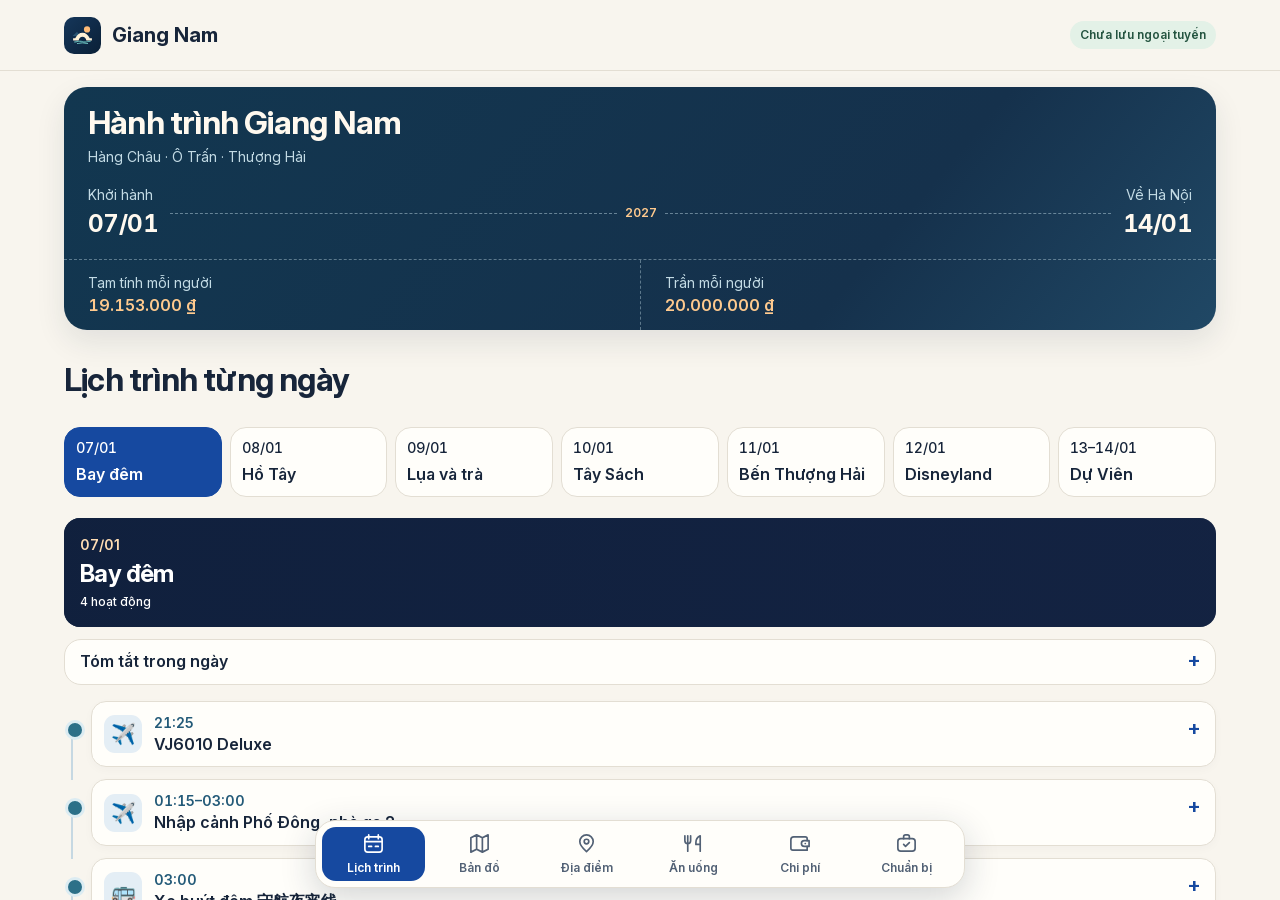
<file: public/index.html>
<!doctype html>
<html lang="vi">
<head>
  <meta charset="utf-8">
  <meta name="viewport" content="width=device-width, initial-scale=1">
  <meta http-equiv="refresh" content="0; url=./trip/">
  <link rel="canonical" href="./trip/">
  <title>Giang Nam · Sổ tay chuyến đi</title>
</head>
<body>
  <p><a href="./trip/">Mở sổ tay chuyến đi Giang Nam</a></p>
</body>
</html>
</file>
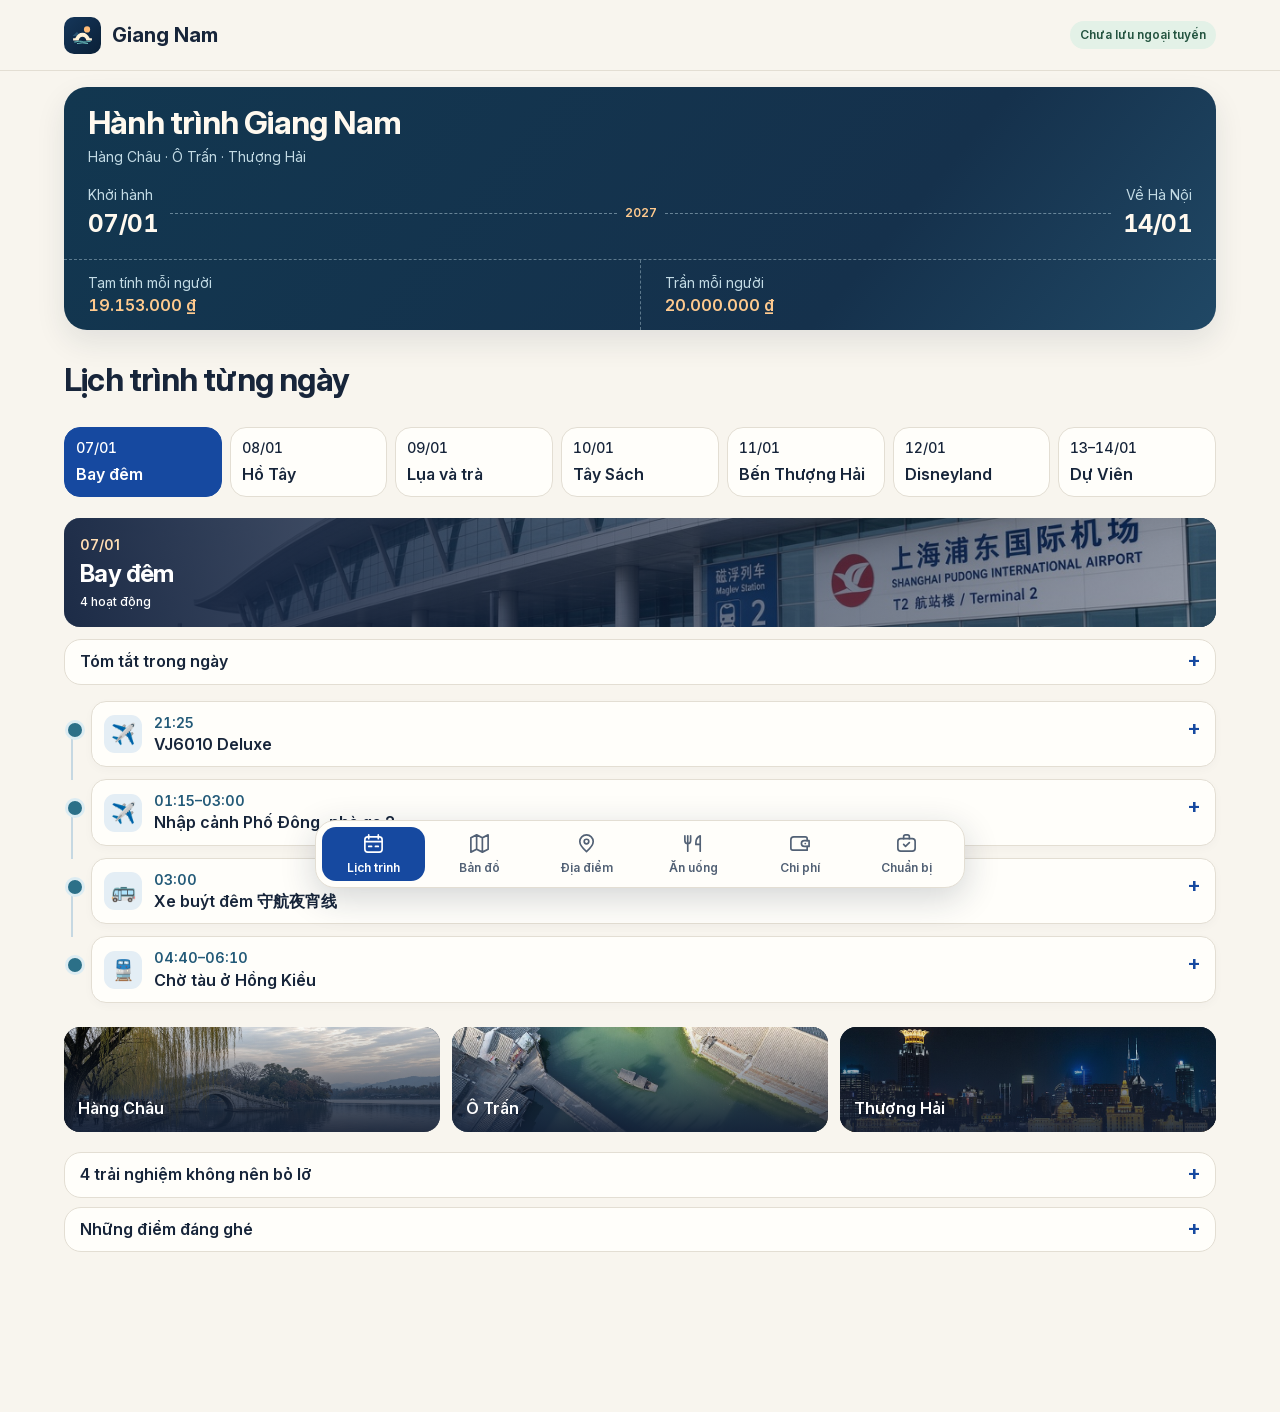
<file: public/trip/index.html>
<!doctype html>
<html lang="vi">
<head>
  <meta charset="utf-8">
  <meta name="viewport" content="width=device-width, initial-scale=1, viewport-fit=cover">
  <meta name="theme-color" content="#f8f5ee">
  <meta name="description" content="Sổ tay du lịch tháng 1/2027 qua Hàng Châu, Ô Trấn và Thượng Hải.">
  <title>Giang Nam · Sổ tay chuyến đi</title>
  <link rel="manifest" href="manifest.webmanifest">
  <link rel="icon" href="icons/giang-nam.svg" type="image/svg+xml">
  <link rel="apple-touch-icon" href="icons/giang-nam-180.png" sizes="180x180">
  <link rel="stylesheet" href="leaflet.css">
  <link rel="stylesheet" href="trip.css">
  <script src="leaflet.js" defer></script>
  <script src="trip.js" type="module"></script>
</head>
<body>
  <header class="masthead">
    <div class="frame topbar"><a class="brand" href="./"><img src="icons/giang-nam.svg" alt="" width="37" height="37"> Giang Nam</a><div class="tools"><span id="offline" role="status"></span><button id="install" hidden>Cài ứng dụng</button></div></div>
  </header>
  <main class="frame">
    <section class="trip-ticket" aria-labelledby="title">
      <div class="ticket-heading"><h1 id="title">Hành trình Giang Nam</h1><p>Hàng Châu · Ô Trấn · Thượng Hải</p></div>
      <div class="ticket-dates">
        <div><span>Khởi hành</span><time datetime="2027-01-07">07/01</time></div>
        <span class="ticket-year">2027</span>
        <div><span>Về Hà Nội</span><time datetime="2027-01-14">14/01</time></div>
      </div>
      <div class="ticket-costs">
        <div><span>Tạm tính mỗi người</span><strong>19.153.000 ₫</strong></div>
        <div><span>Trần mỗi người</span><strong>20.000.000 ₫</strong></div>
      </div>
    </section>
    <nav class="nav" id="menu" aria-label="Sổ tay">
      <a href="#lich-trinh">
        <svg viewBox="0 0 24 24" aria-hidden="true"><rect x="3" y="5" width="18" height="16" rx="3"/><path d="M7 3v4m10-4v4M3 10h18m-14 5h3m4 0h3"/></svg>
        <span>Lịch trình</span>
      </a>
      <a href="#ban-do">
        <svg viewBox="0 0 24 24" aria-hidden="true"><path d="m3 6 6-3 6 3 6-3v15l-6 3-6-3-6 3zm6-3v15m6-12v15"/></svg>
        <span>Bản đồ</span>
      </a>
      <a href="#dia-diem">
        <svg viewBox="0 0 24 24" aria-hidden="true"><path d="M19 10c0 4.4-7 10.5-7 10.5S5 14.4 5 10a7 7 0 1 1 14 0Z"/><circle cx="12" cy="10" r="2.4"/></svg>
        <span>Địa điểm</span>
      </a>
      <a href="#an-uong">
        <svg viewBox="0 0 24 24" aria-hidden="true"><path d="M3 4v5a3 3 0 0 0 6 0V4M6 4v16m13 0V4c-3 1.5-4.5 4-4.5 7V13H19"/></svg>
        <span>Ăn uống</span>
      </a>
      <a href="#chi-phi">
        <svg viewBox="0 0 24 24" aria-hidden="true"><path d="M20 9V7a2 2 0 0 0-2-2H6a3 3 0 0 0-3 3v9a2 2 0 0 0 2 2h15v-4"/><path d="M17 9h5v6h-5a3 3 0 0 1 0-6Zm1 3h.1"/></svg>
        <span>Chi phí</span>
      </a>
      <a href="#chuan-bi">
        <svg viewBox="0 0 24 24" aria-hidden="true"><rect x="3" y="7" width="18" height="13" rx="3"/><path d="M9 7V5a2 2 0 0 1 2-2h2a2 2 0 0 1 2 2v2m-6 6 2 2 4-4"/></svg>
        <span>Chuẩn bị</span>
      </a>
    </nav>
    <section class="workspace" id="workspace" aria-live="off"><p id="loading" role="status">Đang tải sổ tay…</p></section>
    <noscript><p>Bật JavaScript để mở sổ tay chuyến đi.</p></noscript>
  </main>
</body>
</html>
</file>
<file: public/trip/leaflet.css>
/* required styles */

.leaflet-pane,
.leaflet-tile,
.leaflet-marker-icon,
.leaflet-marker-shadow,
.leaflet-tile-container,
.leaflet-pane > svg,
.leaflet-pane > canvas,
.leaflet-zoom-box,
.leaflet-image-layer,
.leaflet-layer {
	position: absolute;
	left: 0;
	top: 0;
	}
.leaflet-container {
	overflow: hidden;
	}
.leaflet-tile,
.leaflet-marker-icon,
.leaflet-marker-shadow {
	-webkit-user-select: none;
	   -moz-user-select: none;
	        user-select: none;
	  -webkit-user-drag: none;
	}
/* Prevents IE11 from highlighting tiles in blue */
.leaflet-tile::selection {
	background: transparent;
}
/* Safari renders non-retina tile on retina better with this, but Chrome is worse */
.leaflet-safari .leaflet-tile {
	image-rendering: -webkit-optimize-contrast;
	}
/* hack that prevents hw layers "stretching" when loading new tiles */
.leaflet-safari .leaflet-tile-container {
	width: 1600px;
	height: 1600px;
	-webkit-transform-origin: 0 0;
	}
.leaflet-marker-icon,
.leaflet-marker-shadow {
	display: block;
	}
/* .leaflet-container svg: reset svg max-width decleration shipped in Joomla! (joomla.org) 3.x */
/* .leaflet-container img: map is broken in FF if you have max-width: 100% on tiles */
.leaflet-container .leaflet-overlay-pane svg {
	max-width: none !important;
	max-height: none !important;
	}
.leaflet-container .leaflet-marker-pane img,
.leaflet-container .leaflet-shadow-pane img,
.leaflet-container .leaflet-tile-pane img,
.leaflet-container img.leaflet-image-layer,
.leaflet-container .leaflet-tile {
	max-width: none !important;
	max-height: none !important;
	width: auto;
	padding: 0;
	}

.leaflet-container img.leaflet-tile {
	/* See: https://bugs.chromium.org/p/chromium/issues/detail?id=600120 */
	mix-blend-mode: plus-lighter;
}

.leaflet-container.leaflet-touch-zoom {
	-ms-touch-action: pan-x pan-y;
	touch-action: pan-x pan-y;
	}
.leaflet-container.leaflet-touch-drag {
	-ms-touch-action: pinch-zoom;
	/* Fallback for FF which doesn't support pinch-zoom */
	touch-action: none;
	touch-action: pinch-zoom;
}
.leaflet-container.leaflet-touch-drag.leaflet-touch-zoom {
	-ms-touch-action: none;
	touch-action: none;
}
.leaflet-container {
	-webkit-tap-highlight-color: transparent;
}
.leaflet-container a {
	-webkit-tap-highlight-color: rgba(51, 181, 229, 0.4);
}
.leaflet-tile {
	filter: inherit;
	visibility: hidden;
	}
.leaflet-tile-loaded {
	visibility: inherit;
	}
.leaflet-zoom-box {
	width: 0;
	height: 0;
	-moz-box-sizing: border-box;
	     box-sizing: border-box;
	z-index: 800;
	}
/* workaround for https://bugzilla.mozilla.org/show_bug.cgi?id=888319 */
.leaflet-overlay-pane svg {
	-moz-user-select: none;
	}

.leaflet-pane         { z-index: 400; }

.leaflet-tile-pane    { z-index: 200; }
.leaflet-overlay-pane { z-index: 400; }
.leaflet-shadow-pane  { z-index: 500; }
.leaflet-marker-pane  { z-index: 600; }
.leaflet-tooltip-pane   { z-index: 650; }
.leaflet-popup-pane   { z-index: 700; }

.leaflet-map-pane canvas { z-index: 100; }
.leaflet-map-pane svg    { z-index: 200; }

.leaflet-vml-shape {
	width: 1px;
	height: 1px;
	}
.lvml {
	behavior: url(#default#VML);
	display: inline-block;
	position: absolute;
	}


/* control positioning */

.leaflet-control {
	position: relative;
	z-index: 800;
	pointer-events: visiblePainted; /* IE 9-10 doesn't have auto */
	pointer-events: auto;
	}
.leaflet-top,
.leaflet-bottom {
	position: absolute;
	z-index: 1000;
	pointer-events: none;
	}
.leaflet-top {
	top: 0;
	}
.leaflet-right {
	right: 0;
	}
.leaflet-bottom {
	bottom: 0;
	}
.leaflet-left {
	left: 0;
	}
.leaflet-control {
	float: left;
	clear: both;
	}
.leaflet-right .leaflet-control {
	float: right;
	}
.leaflet-top .leaflet-control {
	margin-top: 10px;
	}
.leaflet-bottom .leaflet-control {
	margin-bottom: 10px;
	}
.leaflet-left .leaflet-control {
	margin-left: 10px;
	}
.leaflet-right .leaflet-control {
	margin-right: 10px;
	}


/* zoom and fade animations */

.leaflet-fade-anim .leaflet-popup {
	opacity: 0;
	-webkit-transition: opacity 0.2s linear;
	   -moz-transition: opacity 0.2s linear;
	        transition: opacity 0.2s linear;
	}
.leaflet-fade-anim .leaflet-map-pane .leaflet-popup {
	opacity: 1;
	}
.leaflet-zoom-animated {
	-webkit-transform-origin: 0 0;
	    -ms-transform-origin: 0 0;
	        transform-origin: 0 0;
	}
svg.leaflet-zoom-animated {
	will-change: transform;
}

.leaflet-zoom-anim .leaflet-zoom-animated {
	-webkit-transition: -webkit-transform 0.25s cubic-bezier(0,0,0.25,1);
	   -moz-transition:    -moz-transform 0.25s cubic-bezier(0,0,0.25,1);
	        transition:         transform 0.25s cubic-bezier(0,0,0.25,1);
	}
.leaflet-zoom-anim .leaflet-tile,
.leaflet-pan-anim .leaflet-tile {
	-webkit-transition: none;
	   -moz-transition: none;
	        transition: none;
	}

.leaflet-zoom-anim .leaflet-zoom-hide {
	visibility: hidden;
	}


/* cursors */

.leaflet-interactive {
	cursor: pointer;
	}
.leaflet-grab {
	cursor: -webkit-grab;
	cursor:    -moz-grab;
	cursor:         grab;
	}
.leaflet-crosshair,
.leaflet-crosshair .leaflet-interactive {
	cursor: crosshair;
	}
.leaflet-popup-pane,
.leaflet-control {
	cursor: auto;
	}
.leaflet-dragging .leaflet-grab,
.leaflet-dragging .leaflet-grab .leaflet-interactive,
.leaflet-dragging .leaflet-marker-draggable {
	cursor: move;
	cursor: -webkit-grabbing;
	cursor:    -moz-grabbing;
	cursor:         grabbing;
	}

/* marker & overlays interactivity */
.leaflet-marker-icon,
.leaflet-marker-shadow,
.leaflet-image-layer,
.leaflet-pane > svg path,
.leaflet-tile-container {
	pointer-events: none;
	}

.leaflet-marker-icon.leaflet-interactive,
.leaflet-image-layer.leaflet-interactive,
.leaflet-pane > svg path.leaflet-interactive,
svg.leaflet-image-layer.leaflet-interactive path {
	pointer-events: visiblePainted; /* IE 9-10 doesn't have auto */
	pointer-events: auto;
	}

/* visual tweaks */

.leaflet-container {
	background: #ddd;
	outline-offset: 1px;
	}
.leaflet-container a {
	color: #0078A8;
	}
.leaflet-zoom-box {
	border: 2px dotted #38f;
	background: rgba(255,255,255,0.5);
	}


/* general typography */
.leaflet-container {
	font-family: "Helvetica Neue", Arial, Helvetica, sans-serif;
	font-size: 12px;
	font-size: 0.75rem;
	line-height: 1.5;
	}


/* general toolbar styles */

.leaflet-bar {
	box-shadow: 0 1px 5px rgba(0,0,0,0.65);
	border-radius: 4px;
	}
.leaflet-bar a {
	background-color: #fff;
	border-bottom: 1px solid #ccc;
	width: 26px;
	height: 26px;
	line-height: 26px;
	display: block;
	text-align: center;
	text-decoration: none;
	color: black;
	}
.leaflet-bar a,
.leaflet-control-layers-toggle {
	background-position: 50% 50%;
	background-repeat: no-repeat;
	display: block;
	}
.leaflet-bar a:hover,
.leaflet-bar a:focus {
	background-color: #f4f4f4;
	}
.leaflet-bar a:first-child {
	border-top-left-radius: 4px;
	border-top-right-radius: 4px;
	}
.leaflet-bar a:last-child {
	border-bottom-left-radius: 4px;
	border-bottom-right-radius: 4px;
	border-bottom: none;
	}
.leaflet-bar a.leaflet-disabled {
	cursor: default;
	background-color: #f4f4f4;
	color: #bbb;
	}

.leaflet-touch .leaflet-bar a {
	width: 30px;
	height: 30px;
	line-height: 30px;
	}
.leaflet-touch .leaflet-bar a:first-child {
	border-top-left-radius: 2px;
	border-top-right-radius: 2px;
	}
.leaflet-touch .leaflet-bar a:last-child {
	border-bottom-left-radius: 2px;
	border-bottom-right-radius: 2px;
	}

/* zoom control */

.leaflet-control-zoom-in,
.leaflet-control-zoom-out {
	font: bold 18px 'Lucida Console', Monaco, monospace;
	text-indent: 1px;
	}

.leaflet-touch .leaflet-control-zoom-in, .leaflet-touch .leaflet-control-zoom-out  {
	font-size: 22px;
	}


/* layers control */

.leaflet-control-layers {
	box-shadow: 0 1px 5px rgba(0,0,0,0.4);
	background: #fff;
	border-radius: 5px;
	}
.leaflet-control-layers-toggle {
	background-image: url(images/layers.png);
	width: 36px;
	height: 36px;
	}
.leaflet-retina .leaflet-control-layers-toggle {
	background-image: url(images/layers-2x.png);
	background-size: 26px 26px;
	}
.leaflet-touch .leaflet-control-layers-toggle {
	width: 44px;
	height: 44px;
	}
.leaflet-control-layers .leaflet-control-layers-list,
.leaflet-control-layers-expanded .leaflet-control-layers-toggle {
	display: none;
	}
.leaflet-control-layers-expanded .leaflet-control-layers-list {
	display: block;
	position: relative;
	}
.leaflet-control-layers-expanded {
	padding: 6px 10px 6px 6px;
	color: #333;
	background: #fff;
	}
.leaflet-control-layers-scrollbar {
	overflow-y: scroll;
	overflow-x: hidden;
	padding-right: 5px;
	}
.leaflet-control-layers-selector {
	margin-top: 2px;
	position: relative;
	top: 1px;
	}
.leaflet-control-layers label {
	display: block;
	font-size: 13px;
	font-size: 1.08333em;
	}
.leaflet-control-layers-separator {
	height: 0;
	border-top: 1px solid #ddd;
	margin: 5px -10px 5px -6px;
	}

/* Default icon URLs */
.leaflet-default-icon-path { /* used only in path-guessing heuristic, see L.Icon.Default */
	background-image: url(images/marker-icon.png);
	}


/* attribution and scale controls */

.leaflet-container .leaflet-control-attribution {
	background: #fff;
	background: rgba(255, 255, 255, 0.8);
	margin: 0;
	}
.leaflet-control-attribution,
.leaflet-control-scale-line {
	padding: 0 5px;
	color: #333;
	line-height: 1.4;
	}
.leaflet-control-attribution a {
	text-decoration: none;
	}
.leaflet-control-attribution a:hover,
.leaflet-control-attribution a:focus {
	text-decoration: underline;
	}
.leaflet-attribution-flag {
	display: inline !important;
	vertical-align: baseline !important;
	width: 1em;
	height: 0.6669em;
	}
.leaflet-left .leaflet-control-scale {
	margin-left: 5px;
	}
.leaflet-bottom .leaflet-control-scale {
	margin-bottom: 5px;
	}
.leaflet-control-scale-line {
	border: 2px solid #777;
	border-top: none;
	line-height: 1.1;
	padding: 2px 5px 1px;
	white-space: nowrap;
	-moz-box-sizing: border-box;
	     box-sizing: border-box;
	background: rgba(255, 255, 255, 0.8);
	text-shadow: 1px 1px #fff;
	}
.leaflet-control-scale-line:not(:first-child) {
	border-top: 2px solid #777;
	border-bottom: none;
	margin-top: -2px;
	}
.leaflet-control-scale-line:not(:first-child):not(:last-child) {
	border-bottom: 2px solid #777;
	}

.leaflet-touch .leaflet-control-attribution,
.leaflet-touch .leaflet-control-layers,
.leaflet-touch .leaflet-bar {
	box-shadow: none;
	}
.leaflet-touch .leaflet-control-layers,
.leaflet-touch .leaflet-bar {
	border: 2px solid rgba(0,0,0,0.2);
	background-clip: padding-box;
	}


/* popup */

.leaflet-popup {
	position: absolute;
	text-align: center;
	margin-bottom: 20px;
	}
.leaflet-popup-content-wrapper {
	padding: 1px;
	text-align: left;
	border-radius: 12px;
	}
.leaflet-popup-content {
	margin: 13px 24px 13px 20px;
	line-height: 1.3;
	font-size: 13px;
	font-size: 1.08333em;
	min-height: 1px;
	}
.leaflet-popup-content p {
	margin: 17px 0;
	margin: 1.3em 0;
	}
.leaflet-popup-tip-container {
	width: 40px;
	height: 20px;
	position: absolute;
	left: 50%;
	margin-top: -1px;
	margin-left: -20px;
	overflow: hidden;
	pointer-events: none;
	}
.leaflet-popup-tip {
	width: 17px;
	height: 17px;
	padding: 1px;

	margin: -10px auto 0;
	pointer-events: auto;

	-webkit-transform: rotate(45deg);
	   -moz-transform: rotate(45deg);
	    -ms-transform: rotate(45deg);
	        transform: rotate(45deg);
	}
.leaflet-popup-content-wrapper,
.leaflet-popup-tip {
	background: white;
	color: #333;
	box-shadow: 0 3px 14px rgba(0,0,0,0.4);
	}
.leaflet-container a.leaflet-popup-close-button {
	position: absolute;
	top: 0;
	right: 0;
	border: none;
	text-align: center;
	width: 24px;
	height: 24px;
	font: 16px/24px Tahoma, Verdana, sans-serif;
	color: #757575;
	text-decoration: none;
	background: transparent;
	}
.leaflet-container a.leaflet-popup-close-button:hover,
.leaflet-container a.leaflet-popup-close-button:focus {
	color: #585858;
	}
.leaflet-popup-scrolled {
	overflow: auto;
	}

.leaflet-oldie .leaflet-popup-content-wrapper {
	-ms-zoom: 1;
	}
.leaflet-oldie .leaflet-popup-tip {
	width: 24px;
	margin: 0 auto;

	-ms-filter: "progid:DXImageTransform.Microsoft.Matrix(M11=0.70710678, M12=0.70710678, M21=-0.70710678, M22=0.70710678)";
	filter: progid:DXImageTransform.Microsoft.Matrix(M11=0.70710678, M12=0.70710678, M21=-0.70710678, M22=0.70710678);
	}

.leaflet-oldie .leaflet-control-zoom,
.leaflet-oldie .leaflet-control-layers,
.leaflet-oldie .leaflet-popup-content-wrapper,
.leaflet-oldie .leaflet-popup-tip {
	border: 1px solid #999;
	}


/* div icon */

.leaflet-div-icon {
	background: #fff;
	border: 1px solid #666;
	}


/* Tooltip */
/* Base styles for the element that has a tooltip */
.leaflet-tooltip {
	position: absolute;
	padding: 6px;
	background-color: #fff;
	border: 1px solid #fff;
	border-radius: 3px;
	color: #222;
	white-space: nowrap;
	-webkit-user-select: none;
	-moz-user-select: none;
	-ms-user-select: none;
	user-select: none;
	pointer-events: none;
	box-shadow: 0 1px 3px rgba(0,0,0,0.4);
	}
.leaflet-tooltip.leaflet-interactive {
	cursor: pointer;
	pointer-events: auto;
	}
.leaflet-tooltip-top:before,
.leaflet-tooltip-bottom:before,
.leaflet-tooltip-left:before,
.leaflet-tooltip-right:before {
	position: absolute;
	pointer-events: none;
	border: 6px solid transparent;
	background: transparent;
	content: "";
	}

/* Directions */

.leaflet-tooltip-bottom {
	margin-top: 6px;
}
.leaflet-tooltip-top {
	margin-top: -6px;
}
.leaflet-tooltip-bottom:before,
.leaflet-tooltip-top:before {
	left: 50%;
	margin-left: -6px;
	}
.leaflet-tooltip-top:before {
	bottom: 0;
	margin-bottom: -12px;
	border-top-color: #fff;
	}
.leaflet-tooltip-bottom:before {
	top: 0;
	margin-top: -12px;
	margin-left: -6px;
	border-bottom-color: #fff;
	}
.leaflet-tooltip-left {
	margin-left: -6px;
}
.leaflet-tooltip-right {
	margin-left: 6px;
}
.leaflet-tooltip-left:before,
.leaflet-tooltip-right:before {
	top: 50%;
	margin-top: -6px;
	}
.leaflet-tooltip-left:before {
	right: 0;
	margin-right: -12px;
	border-left-color: #fff;
	}
.leaflet-tooltip-right:before {
	left: 0;
	margin-left: -12px;
	border-right-color: #fff;
	}

/* Printing */

@media print {
	/* Prevent printers from removing background-images of controls. */
	.leaflet-control {
		-webkit-print-color-adjust: exact;
		print-color-adjust: exact;
		}
	}
</file>
<file: public/trip/trip.css>
:root {
  color-scheme: light;
  --ink: #17253a;
  --muted: #526175;
  --paper: #f8f5ee;
  --white: #fffefa;
  --line: #e3ded3;
  --blue: #1649a0;
  --blue-soft: #e7efff;
  --orange: #ffbd73;
  --shadow: 0 12px 34px #18283b0c;
  --dock-space: calc(92px + env(safe-area-inset-bottom, 0px));
  --font-ui: "Inter", system-ui, "Segoe UI", sans-serif;
  --text-12: .75rem;
  --text-14: .875rem;
  --text-16: 1rem;
  --text-20: 1.25rem;
  --text-24: 1.5rem;
  --text-32: 2rem;
  --text-label: var(--text-12);
  --text-detail: var(--text-14);
  --text-body: var(--text-16);
  --text-card: var(--text-16);
  --text-section: clamp(var(--text-20), calc(var(--text-16) + 1vw), var(--text-24));
  --text-heading: clamp(var(--text-24), calc(var(--text-20) + 1vw), var(--text-32));
  --weight-regular: 400;
  --weight-medium: 500;
  --weight-semibold: 600;
  --weight-bold: 700;
  --leading-copy: 1.55;
  --leading-compact: 1.45;
  --leading-title: 1.22;
  --tracking-title: -.025em;
  --space-1: .25rem;
  --space-2: .5rem;
  --space-3: .75rem;
  --space-4: 1rem;
  --space-5: 1.5rem;
  font-family: var(--font-ui);
  color: var(--ink);
  background: var(--paper);
  scroll-padding-block: 12px var(--dock-space);
}
@font-face {
  font-family: "Inter"; src: url("fonts/InterVariable.woff2") format("woff2");
  font-weight: 400 700; font-style: normal; font-display: swap;
}
@font-face {
  font-family: "Inter"; src: url("fonts/InterVariable-Italic.woff2") format("woff2");
  font-weight: 400 700; font-style: italic; font-display: swap;
}
* { box-sizing: border-box }
body,h1,h2,h3,p,dl,dd { margin: 0 }
body { font-size: var(--text-body); font-weight: var(--weight-regular); line-height: var(--leading-copy); padding-bottom: var(--dock-space) }
h1,h2,h3 { font-weight: var(--weight-bold); line-height: var(--leading-title); letter-spacing: var(--tracking-title); text-wrap: balance }
h1,h2 { font-size: var(--text-heading) }
h3 { font-size: var(--text-card) }
strong,b,th { font-weight: var(--weight-semibold) }
a { color: inherit }
button,select,input { font: inherit; color: inherit }
button,select,summary { cursor: pointer }
button {
  border: 1px solid var(--line);
  border-radius: 12px;
  background: var(--white);
  padding: 9px 14px;
  font-weight: var(--weight-semibold);
}
button:hover { border-color: var(--blue) }
:focus-visible { outline: 3px solid #b95618; outline-offset: 3px }
[hidden] { display: none !important }
.frame { width: min(1152px, calc(100% - 56px)); margin-inline: auto }
.masthead { border-bottom: 1px solid var(--line) }
.topbar,.tools,.brand { display: flex; align-items: center; gap: 11px }
.topbar { justify-content: space-between; min-height: 70px }
.brand { text-decoration: none; font-size: var(--text-20); font-weight: var(--weight-bold); line-height: var(--leading-title) }
.brand img { display: block; flex: none; border-radius: 10px }
.tools { font-size: var(--text-detail); flex-wrap: wrap; justify-content: flex-end }
#offline:not(:empty) {
  color: #245440; background: #e3f1e7; padding: 5px 10px;
  border-radius: 999px; font-size: var(--text-label); font-weight: var(--weight-semibold);
}
#install { color: white; background: var(--blue); border-color: var(--blue) }
.trip-ticket {
  position: relative; isolation: isolate; overflow: hidden; margin-block-start: var(--space-4);
  border-radius: 23px; background: linear-gradient(130deg,#123750,#15314c 70%,#204865); color: #fff9ef;
  box-shadow: 0 12px 30px #17253a19;
}
.ticket-heading { padding: var(--space-4) var(--space-5) 0 }
.ticket-heading h1 { margin-bottom: var(--space-1) }
.ticket-heading p,.ticket-dates div span,.ticket-costs span { color: #c3dbe5; font-size: var(--text-detail) }
.ticket-dates { display: grid; grid-template-columns: auto 1fr auto; align-items: center; gap: var(--space-3); padding: var(--space-4) var(--space-5) }
.ticket-dates div:last-child { text-align: end }
.ticket-dates div span,.ticket-dates time,.ticket-costs span,.ticket-costs strong { display: block }
.ticket-dates time { font-size: var(--text-24); font-weight: var(--weight-bold); letter-spacing: var(--tracking-title) }
.ticket-year { display: flex; align-items: center; gap: var(--space-2); font-size: var(--text-label); font-weight: var(--weight-semibold); color: #ffca8e }
.ticket-year::before,.ticket-year::after { content: ""; flex: 1; border-top: 1px dashed #c3dbe579 }
.ticket-costs { display: grid; grid-template-columns: 1fr 1fr; border-top: 1px dashed #c3dbe56b }
.ticket-costs > div { padding: var(--space-3) var(--space-5) }
.ticket-costs > div + div { border-inline-start: 1px dashed #c3dbe56b }
.ticket-costs strong { font-size: var(--text-16); color: #ffca8e }
select {
  appearance: none; border: 0; padding: 3px 23px 3px 0; width: 100%;
  background: transparent url("data:image/svg+xml,%3Csvg xmlns='http://www.w3.org/2000/svg' width='16' height='16' viewBox='0 0 16 16'%3E%3Cpath d='m3 6 5 5 5-5' fill='none' stroke='%2317253a' stroke-width='1.5'/%3E%3C/svg%3E") no-repeat right center;
}
.nav {
  display: grid; grid-template-columns: repeat(6,minmax(0,1fr)); gap: 4px;
  position: fixed; z-index: 1000; inset-inline: 0; bottom: calc(12px + env(safe-area-inset-bottom, 0px));
  width: min(650px, calc(100% - 28px)); margin-inline: auto; padding: 6px;
  border: 1px solid var(--line); border-radius: 20px; background: var(--white);
  box-shadow: 0 10px 35px #17253a30;
}
.nav a {
  display: grid; justify-items: center; align-content: center; gap: 4px;
  min-height: 54px; padding: 4px 1px; border-radius: 14px; text-decoration: none;
  color: var(--muted); text-align: center; font-size: var(--text-label); font-weight: var(--weight-semibold);
  line-height: var(--leading-compact);
}
.nav svg { width: 23px; height: 23px; fill: none; stroke: currentColor; stroke-width: 1.75; stroke-linecap: round; stroke-linejoin: round }
.nav a span { white-space: nowrap }
.nav a[aria-current],.days button[aria-pressed=true],.filters button[aria-pressed=true] { background: var(--blue); color: white; border-color: var(--blue) }
.nav a:hover:not([aria-current]) { background: var(--blue-soft) }
.workspace { padding: 30px 0 68px }
.workspace h2 { margin-bottom: var(--space-5) }
.rich h3,.guide h3,.checklist-panel h3 { font-size: var(--text-section) }
.rich > * + h3 { margin-block-start: var(--space-5) }
.route { margin-top: var(--space-5); display: grid; grid-template-columns: repeat(3,minmax(0,1fr)); gap: 12px; margin-bottom: 20px }
.route-card {
  display: flex; align-items: flex-end; position: relative; isolation: isolate;
  min-height: 105px; overflow: hidden; color: white; text-align: left; background: #17253a;
  border: 0; border-radius: 16px; padding: 11px 14px;
}
.route-card img,.route-card::after { position: absolute; inset: 0; width: 100%; height: 100%; z-index: -1 }
.route-card img { object-fit: cover; transition: transform .25s }
.route-card::after { content: ""; background: linear-gradient(transparent,#111e35e8) }
.route-card:hover img { transform: scale(1.07) }
.days {
  display: grid; grid-template-columns: repeat(7,minmax(120px,1fr)); gap: 8px;
  overflow-x: auto; padding: 4px 4px 9px; margin: 0 -4px 12px;
}
.days button { border-radius: 16px; display: grid; gap: 3px; text-align: left; padding: 9px 11px }
.days small { font-size: var(--text-detail); font-weight: var(--weight-medium) }
.panel,details,.pin { min-width: 0; border: 1px solid var(--line); background: var(--white); border-radius: 17px }
.panel,.pin { box-shadow: var(--shadow) }
.panel { padding: clamp(15px,3vw,26px) }
.panel > * + *,.rich > * + * { margin-top: 12px }
.day-plan { min-width: 0 }
.day-plan > details { margin-top: var(--space-3) }
.day-banner {
  position: relative; isolation: isolate; display: flex; align-items: center; min-height: 104px;
  padding: var(--space-4); overflow: hidden; border-radius: 16px; color: white; background: #152444;
}
.day-banner img,.day-banner::after { position: absolute; inset: 0; width: 100%; height: 100%; z-index: -1 }
.day-banner img { object-fit: cover; object-position: center 55% }
.day-banner::after { content: ""; background: linear-gradient(75deg,#10203df0,#10203d54) }
.day-banner p { color: #ffddb3; font-size: var(--text-detail); font-weight: var(--weight-semibold) }
.day-banner h3 { font-size: var(--text-section); margin-top: var(--space-1) }
.day-banner .day-count { margin-top: var(--space-1); color: white; font-size: var(--text-label); font-weight: var(--weight-medium) }
.timeline { list-style: none; padding: 0; display: grid; gap: var(--space-3); margin-block: var(--space-4) }
.timeline > li { position: relative; padding-inline-start: 27px; min-width: 0 }
.timeline > li:not(:last-child)::after { content: ""; position: absolute; inset: 22px auto -13px 7px; border-inline-start: 2px solid #c6d8e2 }
.timeline > li::before { content: ""; position: absolute; z-index: 1; inset: 19px auto auto 1px; width: 14px; height: 14px; border-radius: 50%; background: #2c7088; border: 3px solid #dcecf2 }
.timeline time { color: #235a78; font-size: var(--text-detail); font-weight: var(--weight-bold); line-height: var(--leading-title) }
details { padding: 0; margin-top: 9px }
summary { list-style: none; font-size: var(--text-card); font-weight: var(--weight-semibold); line-height: var(--leading-title); position: relative; padding: 12px 38px 12px 15px; overflow-wrap: anywhere }
summary::-webkit-details-marker { display: none }
summary::after { content: "+"; position: absolute; top: 8px; right: 14px; color: var(--blue); font-size: var(--text-20); line-height: var(--leading-title) }
details[open] > summary::after { content: "\2212" }
details > .rich { padding: 2px 15px 15px; overflow-wrap: anywhere }
.event,.event-plain { margin: 0; border: 1px solid var(--line); border-radius: 15px; background: var(--white); box-shadow: 0 3px 10px #17253a07 }
.event summary,.event-plain {
  display: grid; grid-template-columns: auto minmax(0,1fr); align-items: center;
  gap: var(--space-3); padding: var(--space-3) 38px var(--space-3) var(--space-3);
}
.event-heading { display: grid; gap: var(--space-1); min-width: 0 }
.event-icon {
  display: grid; place-items: center; width: 38px; height: 38px; border-radius: 11px;
  background: #e4eef5; font: var(--text-20)/1 "Apple Color Emoji", "Segoe UI Emoji", "Noto Color Emoji", sans-serif;
}
.event-icon:is([data-category="taxi"],[data-category="food"]) { background: #fff0df }
.event-icon:is([data-category="stay"],[data-category="park"]) { background: #ede8f8 }
.event-icon[data-category="tea"] { background: #e6f1e4 }
.event summary::after { top: 14px }
.event[open] { border-color: #a6c3cf }
.event-title { font-size: var(--text-card); font-weight: var(--weight-semibold); line-height: var(--leading-title) }
.event-body { padding: 0 var(--space-4) var(--space-4); color: var(--muted); overflow-wrap: anywhere }
.event-body > * + * { margin-top: 8px }
.idea-list,.rich ul,.rich ol { margin-bottom: 0; padding-inline-start: 1.25rem }
.idea-list li + li,.rich li + li { margin-top: 5px }
.timeline .idea-list li { display: list-item; border: 0; padding: 0 }
.event-place,.event-price { color: var(--ink); font-weight: var(--weight-semibold) }
.event-reference { font-size: var(--text-detail) }
.table-wrap { overflow: auto; max-width: 100%; border: 1px solid var(--line); border-radius: 9px }
table { border-collapse: collapse; width: 100% }
th,td { padding: 9px 11px; border-bottom: 1px solid var(--line); text-align: left; vertical-align: top; min-width: 88px }
th { background: var(--blue-soft) }
tr:last-child td { border-bottom: 0 }
code { font-family: inherit; background: var(--blue-soft); padding: 0 .25em; overflow-wrap: anywhere }
blockquote { margin-inline: 0; border-left: 3px solid var(--orange); padding-left: 12px }
.search { display: grid; gap: var(--space-1); margin-block: 15px 12px; max-width: 490px; font-size: var(--text-detail); font-weight: var(--weight-semibold) }
.search input { width: 100%; border: 1px solid var(--line); border-radius: 12px; background: white; padding: 11px 13px; font-size: var(--text-body); font-weight: var(--weight-regular) }
.filters { display: flex; flex-wrap: wrap; gap: 7px }
.filters button { font-size: var(--text-detail); border-radius: 999px }
.result-count { margin: var(--space-3) 0 var(--space-2); color: var(--muted); font-size: var(--text-detail) }
.cards { display: grid; grid-template-columns: repeat(auto-fit,minmax(min(100%,250px),1fr)); gap: 13px }
.pin { overflow: hidden; display: flex; flex-direction: column }
.pin img { width: 100%; height: 144px; object-fit: cover }
.photo-caption { padding: 6px 15px 0; color: var(--muted); font-size: var(--text-label) }
.pin-info { display: flex; flex-direction: column; gap: 7px; padding: 15px; height: 100% }
.pin-meta { align-self: flex-start; font-size: var(--text-label); color: var(--blue); background: var(--blue-soft); border-radius: 999px; padding: 2px 9px; font-weight: var(--weight-semibold) }
.pin-address { display: grid; grid-template-columns: minmax(0,1fr) auto; align-items: center; column-gap: var(--space-2); position: relative }
.pin-address p { color: var(--muted); font-size: var(--text-detail); overflow-wrap: anywhere }
.address-copy {
  display: grid; place-items: center; width: 44px; height: 44px; padding: 0;
  border: 0; border-radius: 10px; background: var(--blue-soft); color: var(--blue);
}
.address-copy:hover { background: #d8e6ff }
.address-copy svg { width: 19px; height: 19px; fill: none; stroke: currentColor; stroke-width: 1.7; stroke-linecap: round; stroke-linejoin: round }
.copy-feedback {
  position: absolute; z-index: 1; right: 0; bottom: calc(100% + 4px);
  padding: 5px 9px; border-radius: 7px; background: var(--ink); color: white; font-size: var(--text-label);
}
.copy-feedback:empty { padding: 0 }
.pin-actions { display: grid; grid-template-columns: repeat(2,minmax(0,1fr)); gap: var(--space-2); padding-top: 7px; margin-top: auto; font-size: var(--text-detail) }
.pin-actions a {
  display: flex; align-items: center; justify-content: center; min-height: 44px; padding: 6px 5px;
  border: 1px solid var(--line); border-radius: 8px;
  color: var(--blue); font-weight: var(--weight-semibold); text-decoration: none; text-align: center;
}
.pin-actions a:hover { border-color: var(--blue) }
.prep-grid,.food-grid { display: grid; gap: 14px; align-items: start }
.prep-grid { grid-template-columns: minmax(0,1.25fr) minmax(0,1fr) }
.food-grid { grid-template-columns: repeat(3,minmax(0,1fr)) }
.food-grid details[open] { grid-column: 1/-1 }
.food-grid details { overflow: hidden }
.food-photo { display: block; width: calc(100% + 53px); height: 128px; object-fit: cover; margin: -12px -38px 11px -15px }
.food-grid summary:has(img)::after { top: 137px }
.food-caption { display: block; margin-top: var(--space-1); color: var(--muted); font-size: var(--text-label); font-weight: var(--weight-regular); line-height: var(--leading-compact) }
.guide { padding: 14px 15px; border-radius: 17px; background: #eaf0fb }
.guide h3 { margin: 2px 0 11px }
.checklist { display: grid; gap: 7px }
.checklist label { display: flex; align-items: baseline; gap: 10px; padding: 10px; border: 1px solid var(--line); border-radius: 10px; cursor: pointer }
.checklist label:has(:checked) { color: #245440; background: #eef7ef; border-color: #cde3d1 }
.checklist input { width: 18px; height: 18px; flex-shrink: 0; align-self: start; margin: 4px 0 0; accent-color: var(--blue) }
progress { display: block; appearance: none; width: 100%; height: 12px; border: 0; border-radius: 99px; overflow: hidden; background: #e4eaff; color: var(--blue) }
progress::-webkit-progress-bar { background: #e4eaff }
progress::-webkit-progress-value { background: var(--blue); border-radius: 99px }
progress::-moz-progress-bar { background: var(--blue); border-radius: 99px }
.budget-summary { background: #edf3ff }
.budget-breakdown { min-width: 0 }
.budget-breakdown table { min-width: 40rem }
.budget-breakdown .table-wrap:has(th:nth-child(7)) table { min-width: 60rem }
.budget-breakdown td:last-child { text-align: right; white-space: nowrap }
.budget-cards { display: none }
@media (max-width: 1024px) {
  .budget-breakdown .table-wrap { display: none }
  .budget-cards { display: grid; gap: var(--space-3) }
  .budget-day { min-width: 0; border: 1px solid var(--line); border-radius: 16px; background: var(--white); overflow: hidden }
  .budget-day > summary { display: grid; grid-template-columns: minmax(0, 1fr) auto; gap: 6px 12px; align-items: baseline; padding: 13px; background: #edf3ff }
  .budget-day > summary::after { content: '+'; position: static; grid-area: 1 / 2 / 3; place-self: center end; line-height: 1 }
  .budget-day[open] > summary::after { content: '−' }
  .budget-day > summary strong { grid-column: 1; grid-row: 2; font-size: var(--text-body) }
  .budget-card { min-width: 0; padding: 13px; background: var(--white); overflow-wrap: anywhere }
  .budget-cards > .budget-card { border: 1px solid var(--line); border-radius: 16px }
  .budget-day > .budget-card + .budget-card { border-top: 1px solid var(--line) }
  .budget-card p { margin: 0 }
  .budget-card-title,.budget-card-amount { font-weight: var(--weight-semibold) }
  .budget-card .budget-card-amount { margin-top: 4px; font-variant-numeric: tabular-nums }
  .budget-card .budget-card-note { margin-top: 6px; color: var(--muted); font-size: var(--text-detail) }
  .budget-card-specs { display: flex; flex-wrap: wrap; gap: 8px; margin: 10px 0 0 }
  .budget-card-specs > div { flex: 1 1 86px; min-width: 0; padding: 7px; border-radius: 8px; background: #edf3ff; font-size: var(--text-detail) }
  .budget-card-specs dt { color: var(--muted); font-size: var(--text-label) }
  .budget-card-specs dd { margin: 2px 0 0; font-variant-numeric: tabular-nums }
}
.budget-figures { display: grid; grid-template-columns: repeat(3,minmax(0,1fr)); gap: 13px }
.budget-figures dt { color: var(--muted); font-size: var(--text-detail) }
.budget-figures dd { color: var(--blue); font-size: var(--text-section); font-weight: var(--weight-bold); line-height: var(--leading-title) }
.ticket-dates time,.ticket-costs strong,.days small,.timeline time,.budget-figures dd,table { font-variant-numeric: tabular-nums }
.map-layout { display: grid; grid-template-columns: minmax(0, 2fr) minmax(260px, 1fr); gap: 15px; align-items: start }
.map-day-filter { max-width: 320px; margin-bottom: 12px }
.map-route-heading { display: flex; align-items: center; justify-content: space-between; gap: 8px }
.map-route-heading h3 { margin: 0 }
.map-route-count { color: var(--muted); font-size: var(--text-detail) }
.map-route-header { padding: 0 0 12px; border-bottom: 1px solid var(--line) }
.map-route-action {
  display: inline-flex; align-items: center; justify-content: center; min-height: 44px; padding: 6px 12px;
  border: 1px solid var(--line); border-radius: 12px; color: var(--blue); font-size: var(--text-detail);
  font-weight: var(--weight-semibold); text-decoration: none;
}
.map-route-action:hover { border-color: var(--blue) }
.map-leg-action { background: var(--blue-soft); border-color: transparent }
.map-overview-link { margin-top: 10px; background: var(--blue-soft); border-color: transparent }
.map-route-marker,.map-stop-number { display: grid; place-items: center; border-radius: 999px; background: var(--blue); color: white; font-weight: var(--weight-semibold) }
.map-route-marker { border: 2px solid white; box-shadow: 0 2px 6px #10203da8 }
.map-stops { margin: 0; padding: 0; list-style: none }
.map-stops li { position: relative; padding: 14px 0 4px }
.map-stops li:not(:last-child)::before {
  content: ''; position: absolute; inset-block: 32px -24px; inset-inline-start: 13px;
  border-inline-start: 2px solid var(--blue-soft); pointer-events: none;
}
.map-stop-button {
  display: flex; width: 100%; min-height: 44px; align-items: flex-start; gap: 10px;
  padding: 0; border: 0; border-radius: 8px; background: transparent; text-align: left;
}
.map-stop-button:hover .map-stop-copy strong { color: var(--blue) }
.map-stop-number { position: relative; flex: 0 0 28px; height: 28px; font-size: var(--text-detail) }
.map-stop-copy { display: grid; gap: 2px }
.map-stops small { color: var(--muted); font-size: var(--text-detail); font-weight: var(--weight-regular) }
.map-stop-actions { display: flex; flex-wrap: wrap; align-items: center; gap: 4px 6px; margin: 6px 0 0 38px }
.map-stop-actions small { width: 100% }
.map-panel,.map-sidebar { min-width: 0; padding: 13px; border: 1px solid var(--line); border-radius: 17px; background: var(--white); box-shadow: var(--shadow) }
.trip-map { z-index: 0; height: clamp(325px, 55vh, 545px); border-radius: 12px; background: #e5edf4; font-family: inherit }
.trip-marker { display: grid; place-items: center; border: 2px solid white; border-radius: 50%; background: var(--blue); box-shadow: 0 2px 6px #10203da8 }
.trip-marker::after { content: ""; width: 7px; height: 7px; border-radius: 50%; background: white }
.map-controls { display: flex; justify-content: space-between; align-items: center; gap: 11px; padding-block: 9px }
.map-controls button,.map-notice { font-size: var(--text-detail) }
.map-controls button { flex-shrink: 0; min-height: 44px }
.map-notice { margin: 0; color: var(--muted) }
.map-selection { padding: 11px; border-radius: 10px; background: var(--blue-soft) }
.map-selection p { margin-top: 5px }
.map-sidebar .search { margin-block: 0 10px }
.map-filter { display: grid; gap: var(--space-1); font-size: var(--text-detail); font-weight: var(--weight-semibold); color: var(--muted) }
.map-filter select {
  box-sizing: border-box;
  min-height: 44px;
  padding: 9px 36px 9px 13px;
  border: 1px solid var(--line);
  border-radius: 12px;
  color: var(--blue);
  background-color: var(--white);
  background-position: right 13px center;
  font-size: var(--text-body);
  font-weight: var(--weight-semibold);
}
.map-day-filter select { background-color: var(--blue-soft) }
.map-filter select:hover,.map-filter select:focus-visible { border-color: var(--blue) }
@supports (appearance: base-select) and selector(select::picker(select)) {
  .map-filter select,.map-filter select::picker(select) { appearance: base-select }
  .map-filter select { background-image: none; padding-inline-end: 13px }
  .map-filter select::picker-icon { color: var(--blue) }
  .map-filter select::picker(select) {
    margin-block: 5px;
    padding: 4px;
    border: 1px solid var(--line);
    border-radius: 12px;
    background: var(--white);
    box-shadow: var(--shadow);
  }
  .map-filter option { min-height: 44px; padding: 8px 10px; border-radius: 8px; color: var(--blue) }
  .map-filter option:hover,.map-filter option:focus-visible,.map-filter option:checked { background: var(--blue-soft) }
}
.map-results { list-style: none; margin: 0; padding: 3px; max-height: 430px; overflow: auto }
.map-results li + li { margin-top: 6px }
.map-results button { display: grid; width: 100%; text-align: left; padding: 7px 9px }
.map-results button[aria-pressed=true] { border-color: var(--blue); background: var(--blue-soft) }
.map-results small { color: var(--muted); font-size: var(--text-label) }
.pin-actions .amap-action { border-color: var(--blue); background: var(--blue); color: white }
.trip-map .leaflet-popup-content { min-width: 195px; margin: 14px 17px; font-size: var(--text-detail); line-height: var(--leading-compact) }
.trip-map .leaflet-control-attribution { font-size: var(--text-label) }
.trip-map .leaflet-control-zoom a,.trip-map .leaflet-popup-close-button { font-family: var(--font-ui); font-size: var(--text-20); font-weight: var(--weight-semibold) }
@media(max-width: 680px) {
  .frame { width: calc(100% - 28px) }
  .topbar { min-height: 57px }
  .ticket-heading,.ticket-dates,.ticket-costs > div { padding-inline: var(--space-4) }
  .workspace { padding-top: 20px }
  .workspace h2 { margin-bottom: 14px }
  .route { gap: 7px; margin-bottom: 13px }
  .route-card { min-height: 75px; font-size: var(--text-detail); padding: var(--space-2) }
  .days { grid-template-columns: repeat(7, minmax(104px,1fr)); gap: 6px }

  .prep-grid,.food-grid { grid-template-columns: 1fr }
  .map-layout { grid-template-columns: 1fr }
  .map-day-filter { max-width: none }
  .trip-map { height: clamp(250px, 40svh, 365px) }
  .map-results { max-height: 330px }
  .budget-figures { grid-template-columns: 1fr 1fr; gap: 8px }
  .budget-figures > div:first-child { grid-column: 1/-1 }
}
@media (max-width: 680px), (hover: none) and (pointer: coarse) {
  .nav {
    bottom: 0; width: 100%; gap: 0;
    padding-block: 3px calc(3px + env(safe-area-inset-bottom, 0px));
    padding-inline: max(3px, env(safe-area-inset-left, 0px)) max(3px, env(safe-area-inset-right, 0px));
    border-inline: 0; border-bottom: 0; border-radius: 14px 14px 0 0;
    box-shadow: 0 -4px 20px #17253a1a;
  }
  .nav a { gap: 3px }
  .nav svg { width: 22px; height: 22px }
}
@media(prefers-reduced-motion: reduce) {
  .route-card img { transition: none }
}
</file>
